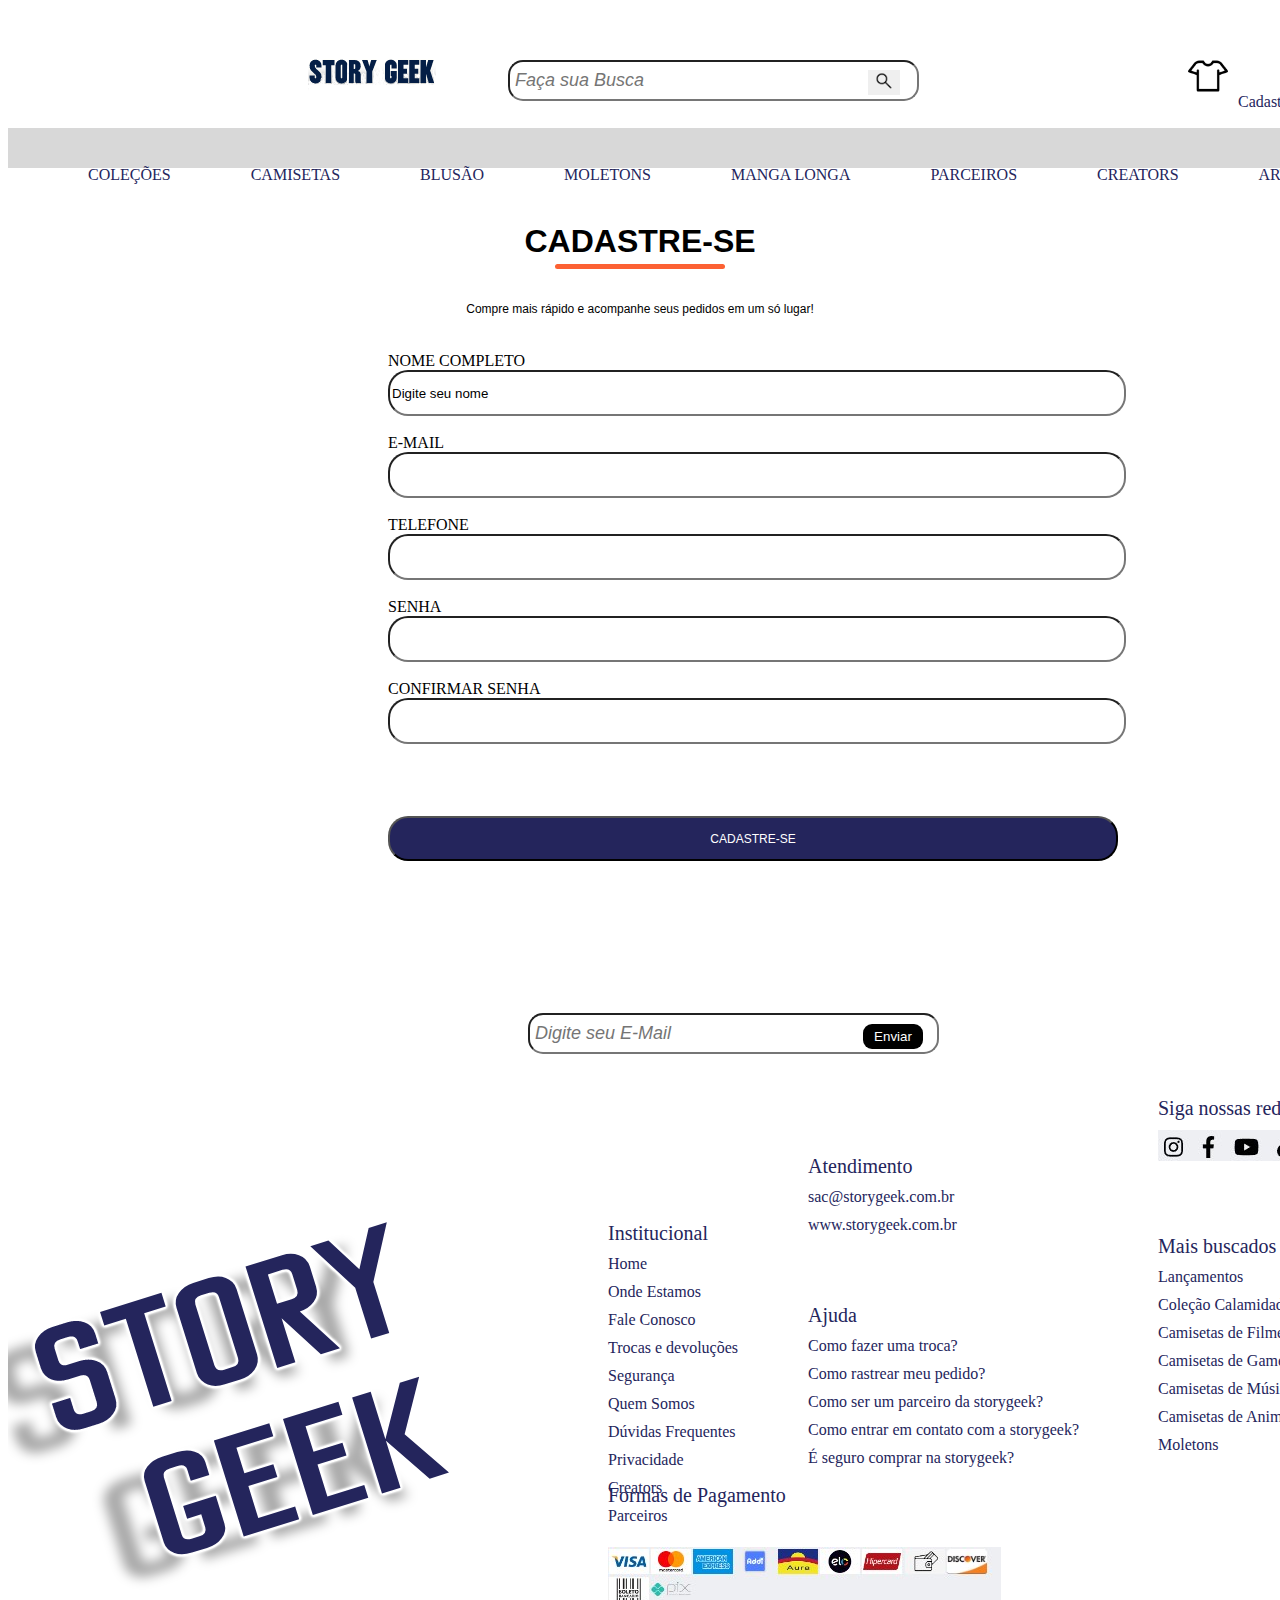
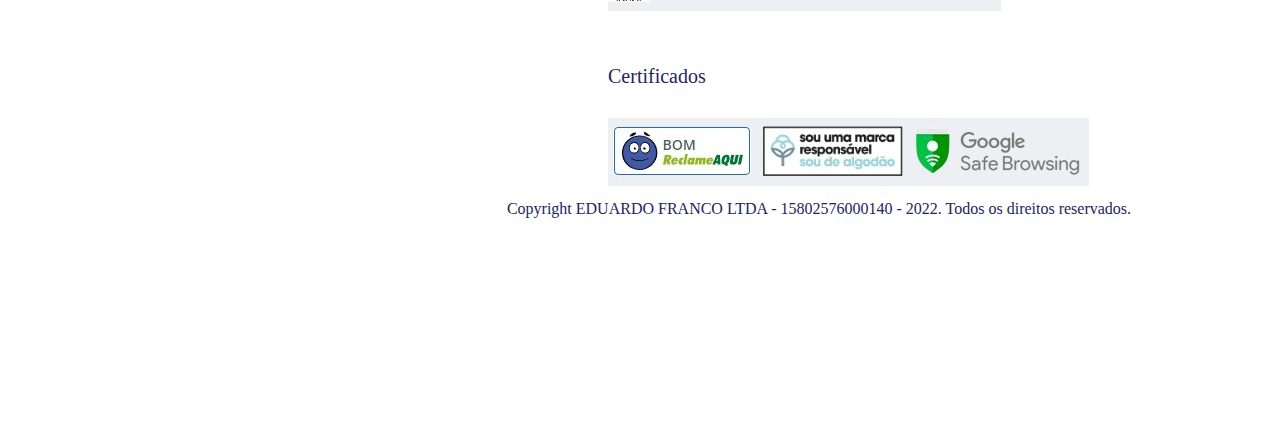
<file: StoryGeek/cadastro_clientes.html>
<!DOCTYPE html>
<html lang="en">
<head>
    <meta charset="UTF-8">
    <meta http-equiv="X-UA-Compatible" content="IE=edge">
    <meta name="viewport" content="width=device-width, initial-scale=1.0">
    <link href="Styles/style.css" rel="stylesheet" type="text/css" />
    <link href="Styles/menu.css" rel="stylesheet" type="text/css" />
    <link href="Styles/submenu.css" rel="stylesheet" type="text/css" />
    <link href="Styles/final.css" rel="stylesheet" type="text/css" />
    <link href="Styles/roupas.css" rel="stylesheet" type="text/css" />
    <link href="Styles/cadastros.css" rel="stylesheet" type="text/css" />
    <link rel="stylesheet" href="https://cdn.jsdelivr.net/npm/bootstrap@4.6.1/dist/css/bootstrap.min.css" integrity="sha384-zCbKRCUGaJDkqS1kPbPd7TveP5iyJE0EjAuZQTgFLD2ylzuqKfdKlfG/eSrtxUkn" crossorigin="anonymous">

    <title>Cadastro</title>
</head>
<body>

<div class="Tudo">

    <div class="menu" id="menujs">

        <div class="logo">
        <a href="index.html"><img src="img/Logo.png" alt=""></a>
        </div>

        <div class = "pesquisa">
            <form action="#" method="post">
                <input type="text" name="search" id="search" placeholder="Faça sua Busca" required>
                <div class="botãoPesquisa">
                <button type="submit" style="margin-top: 2px;"> <img src="img/pesquisar.png" height="20px" width="20px"> </button> 
                </div>
            </form>
        </div>

        <div class="entrar">

            <div class="imgentrar">
              <img src="img/camisa_entrar.png" height="40px" width="40px" alt="">
            </div>
            <div class="textentrar">
            <nav>
              <ul>
                <li>
                  <p>Cadastrar</p>
                  <div class="submenuentrar">
                    <ul>
                      <li>
                        <div class="text2">
                          <p><a href="cadastro_clientes.html">Cadastre-se</a></p>
                        </div>
                      </li>
                        <li>
                          <div class="text2">
                            <p><a href="cadastro_produtos.html">Cadastre-Produto</a></p>
                          </div>
                        </li>
                        <li>
                          <div class="text2">
                              <p><a href="#">Visualizar-Produto</a></p>
                          </div>
                        </li>
                          <li>
                              <div class="text2">
                                  <p><a href="#">Alterar-Produto</a></p>
                              </div>
                          </li>
                              <li>
                                  <div class="text2">
                                      <p><a href="#">Excluir-Produto</a></p>
                                  </div>
                              </li>
                    </ul>
                  </div>
                </li>
              </ul>
            </nav>
              <div class="seta">
                <img src="img/seta.png" height="20px" width="20px">
              </div>
            </div>

        </div>
    </div>

    <div Class="Sub-Menu">
      <div class="nomes">
        <div class="colecoes">
          <ul>
            <li>
              <p><a href="#">COLEÇÕES</a></p>
            </li>
              <li>
                <p><a href="#">CAMISETAS</a></p>
              </li>
                <li>
                  <p><a href="#">BLUSÃO</a></p>
                </li>
                  <li>
                    <p><a href="#">MOLETONS</a></p>
                  </li>
                    <li>
                      <p><a href="#">MANGA LONGA</a></p>
                    </li>
                      <li>
                        <p><a href="#">PARCEIROS</a></p>
                      </li>
                        <li>
                          <p><a href="#">CREATORS</a></p>
                        </li>
                          <li>
                            <p><a href="#">ARTISTAS</a></p>
                          </li>
          </ul>
        </div>
      </div>
    </div>

   
    <div class="tudo">

       <br>
       <div class="desaque">
        <br>
        CADASTRE-SE
        <div class="barra">

        </div> 
      </div>

      <div class="contexto">
        <br>
      </div>
      <div class="texto10">
        Compre mais rápido e acompanhe seus pedidos em um só lugar!
      </div>
      <br>
      <br>
      <div class="nome">
        <div clas="normal">
          <form method="post" action="cadastro_clientes.php">
              NOME COMPLETO </br>
                  <input type="text" name="nome" size="25" value="Digite seu nome" /><br/>
              <br/>
              E-MAIL</br>
              <input type="text" name="email" size="25" /><br/>
              <br/>
              TELEFONE </br>
              <input type="text" name="telefone" size="25" /><br/>
              <br/>
              SENHA </br>
              <input type="text" name="senha" size="25" /><br/>
              <br/>
              CONFIRMAR SENHA </br>
              <input type="text" name="confirmarsenha" size="25" /><br/>
              <br/>
              <br/>
              <br/>
              <br/>
              <input class="cadastar"type="submit" name="enviar" value="CADASTRE-SE" />
              </form>
              <br>
              <br>
        </div>
      </div>

      <div class="contato">
        <div class="textpromo">
          Receba nossas ofertas e promoções exclusivas!
        </div>
        <div class = "pesquisa2">
          <form action="#" method="post">
              <input type="text" name="search" id="search" placeholder="Digite seu E-Mail" required>
              <div class="botãoPesquisa">
                <button style=" border-radius: 12px; border-radius: 9px; background-color: black;color: white; width: 60px; height: 25px; color: white; margin-top: 3px; margin-left: -25px;"> Enviar </button>
              </div>
          </form>
      </div>
      </div>
      
      <div class="final">
        <div class="block">
          <div class="logodiv">
            <img src="img/storygeek.png">
            </div>

            <div class="texto">
              Institucional
            </div>
            <div class="subtext">
              <a href="#">Home</a>
            </div>
            <div class="subtext">
              <a href="#">Onde Estamos</a>
            </div>
            <div class="subtext">
              <a href="#">Fale Conosco</a>
            </div>
            <div class="subtext">
              <a href="#">Trocas e devoluções</a>
            </div>
            <div class="subtext">
              <a href="#">Segurança</a>
            </div>
            <div class="subtext">
              <a href="#">Quem Somos</a>
            </div>
            <div class="subtext">
              <a href="#">Dúvidas Frequentes</a>
            </div>
            <div class="subtext">
              <a href="#">Privacidade</a>
            </div>
            <div class="subtext">
              <a href="#">Creators</a>
            </div>
            <div class="subtext">
              <a href="#">Parceiros</a>
            </div>

            <div class="texto2">
              Atendimento
            </div>
            <div class="subtext2">
              <a href="#">sac@storygeek.com.br</a>
            </div>
            <div class="subtext2">
              <a href="#">www.storygeek.com.br</a>
            </div>


            <div class="texto3">
              Ajuda
            </div>
            <div class="subtext3">
              <a href="#">Como fazer uma troca?</a>
            </div>
            <div class="subtext3">
              <a href="#">Como rastrear meu pedido?</a>
            </div>
            <div class="subtext3">
              <a href="#">Como ser um parceiro da storygeek?</a>
            </div>
            <div class="subtext3">
              <a href="#">Como entrar em contato com a storygeek?</a>
            </div>
            <div class="subtext3">
              <a href="#">É seguro comprar na storygeek?</a>
            </div>

            <div class="texto4">
              Siga nossas redes
            </div>
            <div class="subtext4">
              <a href="#"><img src="img/icons.jpg"></a>
            </div>

            <div class="texto5">
              Mais buscados
            </div>
            <div class="subtext5">
              <a href="#">Lançamentos</a>
            </div>
            <div class="subtext5">
              <a href="#">Coleção Calamidade</a>
            </div>
            <div class="subtext5">
              <a href="#">Camisetas de Filmes e Séries</a>
            </div>
            <div class="subtext5">
              <a href="#">Camisetas de Games</a>
            </div>
            <div class="subtext5">
              <a href="#">Camisetas de Música</a>
            </div>
            <div class="subtext5">
              <a href="#">Camisetas de Anime</a>
            </div>
             <div class="subtext5">
              <a href="#">Moletons</a>
            </div>


            <div class="texto6">
              Formas de Pagamento
            </div>
            <div class="subtext6">
              <a href="#"><img src="img/iconscompra.jpg"></a>
            </div>

            <div class="texto7">
              Certificados
            </div>
            <div class="subtext7">
              <a href="#"><img src="img/iconscerti.jpg"></a>
            </div>
            <center>
              <div class="subtext8">
                Copyright EDUARDO FRANCO LTDA - 15802576000140 - 2022. Todos os direitos reservados.
              </div>
            </center>
            
        </div>
      </div>

    </div>
    </div>
  </div>


  <script src="https://cdn.jsdelivr.net/npm/jquery@3.5.1/dist/jquery.slim.min.js" integrity="sha384-DfXdz2htPH0lsSSs5nCTpuj/zy4C+OGpamoFVy38MVBnE+IbbVYUew+OrCXaRkfj" crossorigin="anonymous"></script>
  <script src="https://cdn.jsdelivr.net/npm/bootstrap@4.6.1/dist/js/bootstrap.bundle.min.js" integrity="sha384-fQybjgWLrvvRgtW6bFlB7jaZrFsaBXjsOMm/tB9LTS58ONXgqbR9W8oWht/amnpF" crossorigin="anonymous"></script>
  <script src="script.js"></script>
  <script src="cortamanho.js"></script>

</div>
</file>
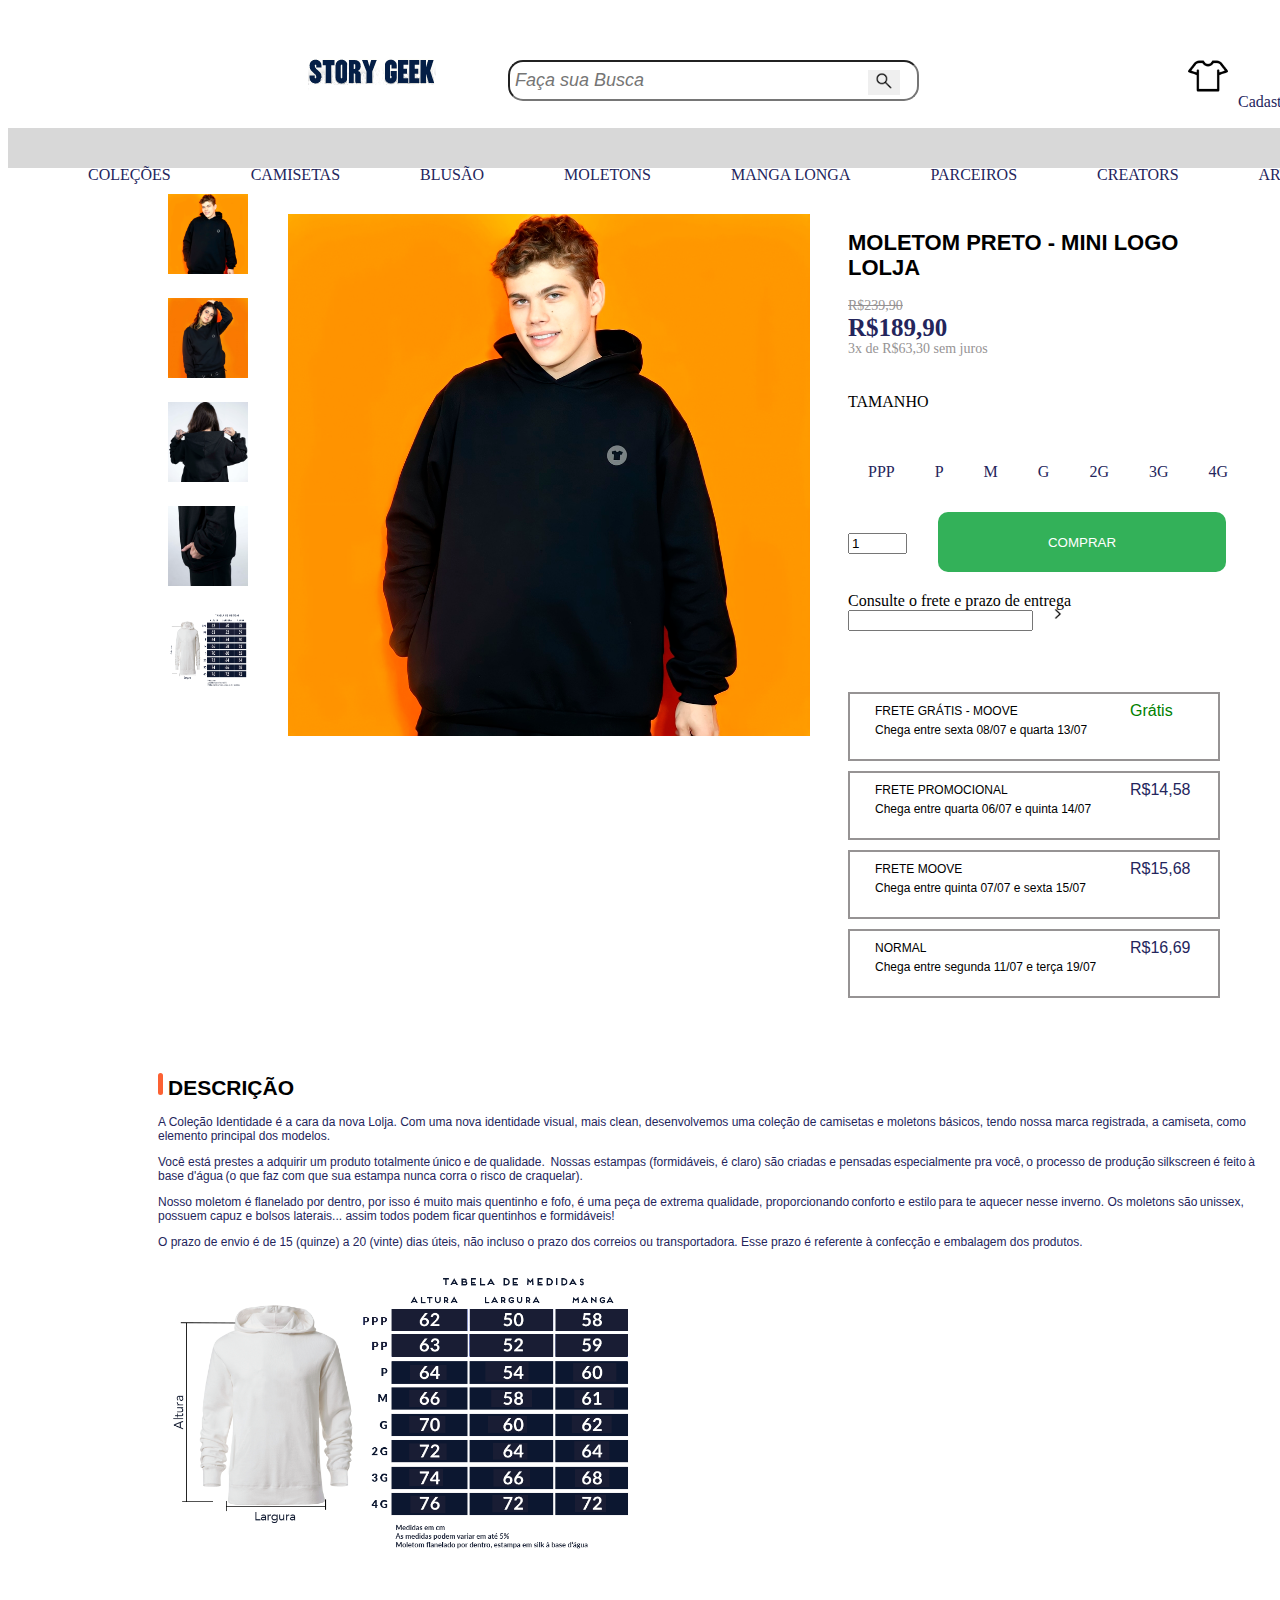
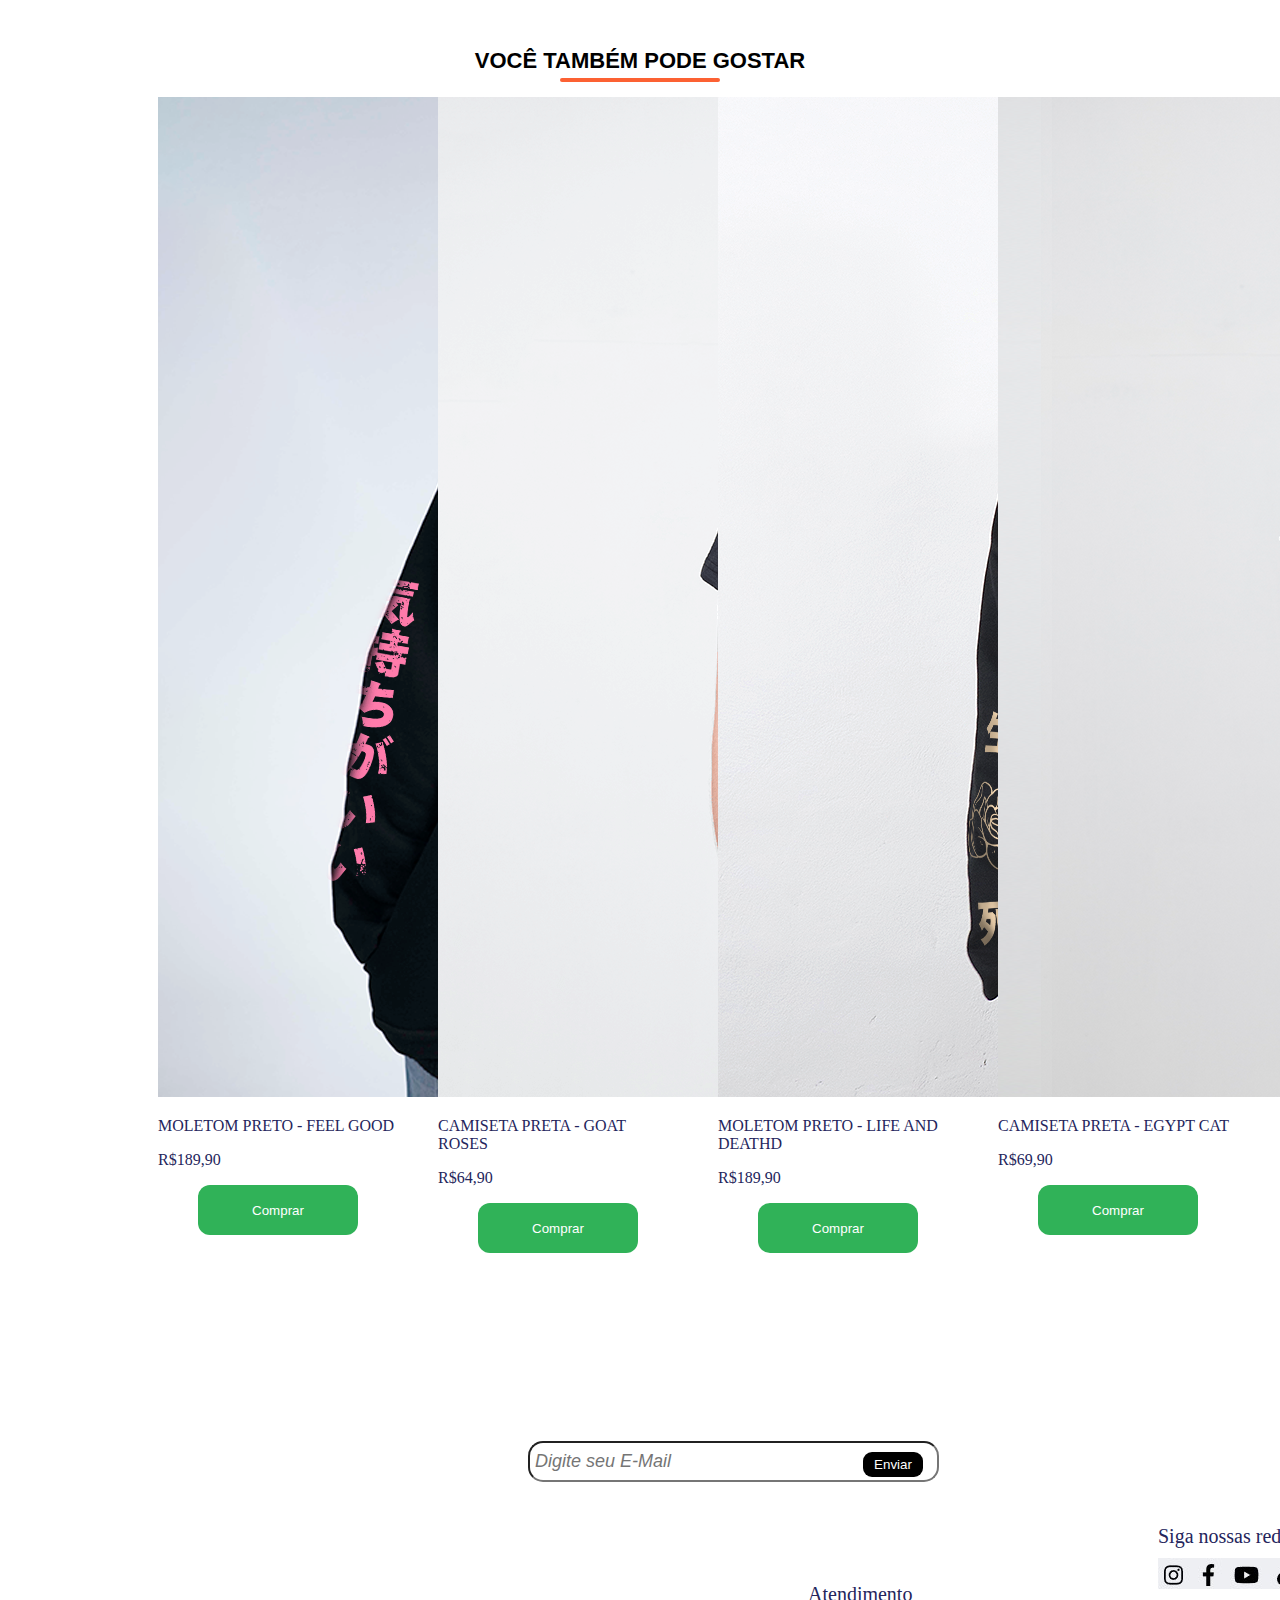
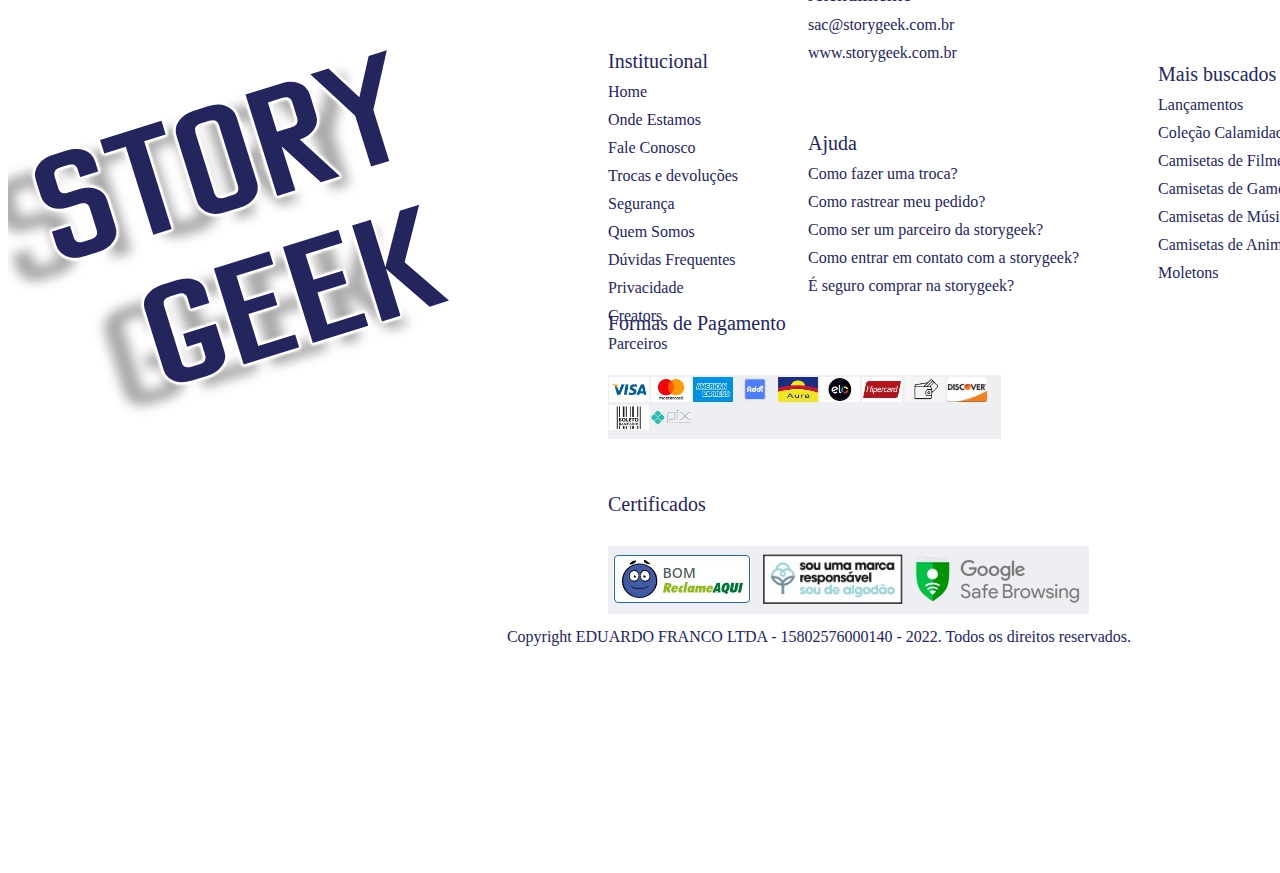
<file: StoryGeek/modelo1.html>
<!DOCTYPE html>
<html lang="en">
<head>
    <meta charset="UTF-8">
    <meta http-equiv="X-UA-Compatible" content="IE=edge">
    <meta name="viewport" content="width=device-width, initial-scale=1.0">
    <link href="Styles/style.css" rel="stylesheet" type="text/css" />
    <link href="Styles/menu.css" rel="stylesheet" type="text/css" />
    <link href="Styles/submenu.css" rel="stylesheet" type="text/css" />
    <link href="Styles/final.css" rel="stylesheet" type="text/css" />
    <link href="Styles/roupas.css" rel="stylesheet" type="text/css" />
    <link rel="stylesheet" href="https://cdn.jsdelivr.net/npm/bootstrap@4.6.1/dist/css/bootstrap.min.css" integrity="sha384-zCbKRCUGaJDkqS1kPbPd7TveP5iyJE0EjAuZQTgFLD2ylzuqKfdKlfG/eSrtxUkn" crossorigin="anonymous">

    <title>StoryGeek</title>
</head>
<body>

<div class="Tudo">

    <div class="menu" id="menujs">

        <div class="logo">
        <a href="index.html"><img src="img/Logo.png" alt=""></a>
        </div>

        <div class = "pesquisa">
            <form action="#" method="post">
                <input type="text" name="search" id="search" placeholder="Faça sua Busca" required>
                <div class="botãoPesquisa">
                <button type="submit" style="margin-top: 2px;"> <img src="img/pesquisar.png" height="20px" width="20px"> </button> 
                </div>
            </form>
        </div>

        <div class="entrar">

            <div class="imgentrar">
              <img src="img/camisa_entrar.png" height="40px" width="40px" alt="">
            </div>
            <div class="textentrar">
            <nav>
              <ul>
                <li>
                  <p>Cadastrar</p>
                  <div class="submenuentrar">
                    <ul>
                      <li>
                        <div class="text2">
                          <p><a href="cadastro_clientes.html">Cadastre-se</a></p>
                        </div>
                      </li>
                        <li>
                          <div class="text2">
                            <p><a href="cadastro_produtos.html">Cadastre-Produto</a></p>
                          </div>
                        </li>
                          <li>
                            <div class="text2">
                                <p><a href="#">Visualizar-Produto</a></p>
                            </div>
                          </li>
                            <li>
                                <div class="text2">
                                    <p><a href="#">Alterar-Produto</a></p>
                                </div>
                            </li>
                              <li>
                                  <div class="text2">
                                      <p><a href="#">Excluir-Produto</a></p>
                                  </div>
                              </li>
                    </ul>
                  </div>
                </li>
              </ul>
            </nav>
              <div class="seta">
                <img src="img/seta.png" height="20px" width="20px">
              </div>
            </div>

        </div>
    </div>

    <div Class="Sub-Menu">
      <div class="nomes">
        <div class="colecoes">
          <ul>
            <li>
              <p><a href="#">COLEÇÕES</a></p>
            </li>
              <li>
                <p><a href="#">CAMISETAS</a></p>
              </li>
                <li>
                  <p><a href="#">BLUSÃO</a></p>
                </li>
                  <li>
                    <p><a href="#">MOLETONS</a></p>
                  </li>
                    <li>
                      <p><a href="#">MANGA LONGA</a></p>
                    </li>
                      <li>
                        <p><a href="#">PARCEIROS</a></p>
                      </li>
                        <li>
                          <p><a href="#">CREATORS</a></p>
                        </li>
                          <li>
                            <p><a href="#">ARTISTAS</a></p>
                          </li>
          </ul>
        </div>
      </div>
    </div>

<div class="tudo2">

    

  <div class="flex">  
    <nav>
        <ul>
          <li>
            <img src="img/roupas/imgrp1.jpg" height="80px" width="80px" onclick="img1();">
          </li>
            <li>
              <img src="img/roupas/imgrp2.jpg" height="80px" width="80px" onclick="img2();">
            </li>
              <li>
                <img src="img/ropas2/imgp1.png" height="80px" width="80px" onclick="img3();">
              </li>
                <li>
                  <img src="img/ropas2/imgp2.png" height="80px" width="80px" onclick="img4();">
                </li>
                  <li>
                    <img src="img/ropas2/imgp3.png" height="80px" width="80px" onclick="img5();">
                  </li>
        </ul>
    </nav>
  </div>

  <div class="textoscompra">

    <div class="imgprincipal">
      <img id="imgprincipal" src="img/roupas/imgrp1.jpg" width="522px" height="522px" >
    </div>

    <div class="texttitulo">
      MOLETOM PRETO - MINI LOGO</br> LOLJA
    </div>
    <br>

    <div class="valordesconto">
      <s>R$239,90</s>
    </div>

    <div class="valorpreco">
      R$189,90
    </div>

    <div class="valorparcelas">
      3x de R$63,30 sem juros
    </div>
    <br>
    <br>
    <div class="leraTamanho">
      TAMANHO
    </div>

    <div class="tamanho">
    <nav>
      <ul>
        <li>
          <div class="tamanho1" id="test">
            <p id="tamanho" onclick="clicar()"> PPP </p>
          </div>
        </li>
          <li>
            <div class="tamanho1" id="test2">
              <p id="tamanho" onclick="clicar2()"> P </p>
            </div>
          </li>
            <li>
              <div class="tamanho1" id="test3">
                <p id="tamanho" onclick="clicar3()"> M </p>
              </div>
            </li>
              <li>
                <div class="tamanho1" id="test4">
                  <p id="tamanho" onclick="clicar4()"> G </p>
                </div>
              </li>
                <li>
                  <div class="tamanho1" id="test5">
                    <p id="tamanho" onclick="clicar5()"> 2G </p>
                  </div>
                </li>
                  <li>
                    <div class="tamanho1" id="test6">
                      <p id="tamanho" onclick="clicar6()"> 3G </p>
                    </div>
                  </li>
                    <li>
                      <div class="tamanho1" id="test7">
                        <p id="tamanho" onclick="clicar7()"> 4G </p>
                      </div>
                    </li>
      </ul>
    </div>
    </nav>

    <div class="addvalor">
      <input type="number" value="1" style="width: 51px;">
    </div>
    <div class="butaocomprar">
      <button>COMPRAR</button>
    </div>
    <div class="cep">
      Consulte o frete e prazo de entrega
    </div>
    <div class="cepcaixa">
      <input name="CEP" id="CEP" required pattern="\d{5}-\d{3}" width="60px"/>
    </div>
    <div class="seta2">
      <a href="#"><img src="img/setalado.png" height="20px" width="20px"></a>
    </div>
    <br>
    <br>
    <br>
    <div calss="ofret">
      <div class="fret">
        <div class="textfret">
          FRETE GRÁTIS - MOOVE
        </div>
        <div class="textfret2">
          Chega entre sexta 08/07 e quarta 13/07
        </div>
        <div class="valorfret">
          Grátis
        </div>
  
      </div>
      <div class="fret">
          <div class="textfret">
            FRETE PROMOCIONAL
          </div>
          <div class="textfret2">
            Chega entre quarta 06/07 e quinta 14/07
          </div>
          <div class="valorfret2">
            R$14,58
          </div>
      </div>
      <div class="fret">
        <div class="textfret">
          FRETE MOOVE
        </div>
        <div class="textfret2">
          Chega entre quinta 07/07 e sexta 15/07
        </div>
        <div class="valorfret2">
          R$15,68
        </div>
  
      </div>
      <div class="fret">
        <div class="textfret">
          NORMAL
        </div>
        <div class="textfret2">
          Chega entre segunda 11/07 e terça 19/07
        </div>
        <div class="valorfret2">
          R$16,69
        </div>
      </div>
    </div>
    <br>
    <br>
    <br>
    <div class="lancamentos">
      <br>
      DESCRIÇÃO
      <div class="barralan">

      </div> 
    </div>

    <div class="descricao">
      <p>A Coleção Identidade é a cara da nova Lolja. Com uma nova identidade visual, mais clean, desenvolvemos uma coleção de camisetas e moletons básicos,
      tendo nossa marca registrada, a camiseta, como elemento principal dos modelos.</p>

      <p>Você está prestes a adquirir um produto totalmente único e de qualidade.  Nossas estampas (formidáveis, é claro) são criadas e pensadas especialmente
      pra você, o processo de produção silkscreen é feito à base d'água (o que faz com que sua estampa nunca corra o risco de craquelar).</p>
      
      <p>Nosso moletom é flanelado por dentro, por isso é muito mais quentinho e fofo, é uma peça de extrema qualidade, proporcionando conforto e
      estilo para te aquecer nesse inverno. Os moletons são unissex, possuem capuz e bolsos laterais...
      assim todos podem ficar quentinhos e formidáveis!</p>

      <p>O prazo de envio é de 15 (quinze) a 20 (vinte) dias úteis, não incluso o prazo dos correios ou transportadora.
      Esse prazo é referente à confecção e embalagem dos produtos.</p>
    </div>
    <div class="fotomedidas">
      <img src="img/ropas2/imgp3.png" width="480px" height="303px">
    </div>
    <br>
    <br>
    <br>
    <div class="desaque2">
      <br>
      VOCÊ TAMBÉM PODE GOSTAR
      <div class="barra2">
      </div> 
    </div>

    <div class="ofertas">
      <div class="contexto4">
        <div class="card" style="width: 15rem;" >
          <img id= "imagem7" src="img/roupas/imgrp13.png" class="card-img-top" alt="..." onmouseenter="entrar7()" onmouseout="sair7()">
          <div class="card-body">
            <p class="card-text">MOLETOM PRETO - FEEL GOOD</p>
            <p>R$189,90</p>
            <center>
              <div class="botão_comprar">
                <button style=" border-radius: 12px; border-radius: 12px; background-color: #30b258; width: 160px; height: 50px; color: white;"> Comprar </button>
              </div>
            </center>
          </div>
        </div>

        <div class="card" style="width: 15rem;" >
          <img id= "imagem8" src="img/roupas/imgrp16.png" class="card-img-top" alt="..." onmouseenter="entrar8()" onmouseout="sair8()">
          <div class="card-body">
            <p class="card-text">CAMISETA PRETA - GOAT ROSES</p>
            <p>R$64,90</p>
            <center>
              <div class="botão_comprar">
                <button style=" border-radius: 12px; border-radius: 12px; background-color: #30b258; width: 160px; height: 50px; color: white;"> Comprar </button>
              </div>
            </center>
          </div>
        </div>

        <div class="card" style="width: 15rem;" >
          <img id= "imagem9" src="img/roupas/imgrp18.png" class="card-img-top" alt="..." onmouseenter="entrar9()" onmouseout="sair9()">
          <div class="card-body">
            <p class="card-text">MOLETOM PRETO - LIFE AND DEATHD</p>
            <p>R$189,90</p>
            <center>
              <div class="botão_comprar">
                <button style=" border-radius: 12px; border-radius: 12px; background-color: #30b258; width: 160px; height: 50px; color: white;"> Comprar </button>
              </div>
            </center>
          </div>
        </div>

        <div class="card" style="width: 15rem;" >
          <img id= "imagem10" src="img/roupas/imgrp19.png" class="card-img-top" alt="..." onmouseenter="entrar10()" onmouseout="sair10()">
          <div class="card-body">
            <p class="card-text">CAMISETA PRETA - EGYPT CAT</p>
            <p>R$69,90</p>
            <center>
              <div class="botão_comprar">
                <button style=" border-radius: 12px; border-radius: 12px; background-color: #30b258; width: 160px; height: 50px; color: white;"> Comprar </button>
              </div>
            </center>
          </div>
        </div>
          
      </div>

      <br>
      <br>
      <br>
      <br>
      <div class="contato">
        <div class="textpromo">
          Receba nossas ofertas e promoções exclusivas!
        </div>
        <div class = "pesquisa2">
          <form action="#" method="post">
              <input type="text" name="search" id="search" placeholder="Digite seu E-Mail" required>
              <div class="botãoPesquisa">
                <button style=" border-radius: 12px; border-radius: 9px; background-color: black;color: white; width: 60px; height: 25px; color: white; margin-top: 3px; margin-left: -25px;"> Enviar </button>
              </div>
          </form>
      </div>
      </div>
      
      <div class="final">
        <div class="block">
          <div class="logodiv">
            <img src="img/storygeek.png">
            </div>

            <div class="texto">
              Institucional
            </div>
            <div class="subtext">
              <a href="#">Home</a>
            </div>
            <div class="subtext">
              <a href="#">Onde Estamos</a>
            </div>
            <div class="subtext">
              <a href="#">Fale Conosco</a>
            </div>
            <div class="subtext">
              <a href="#">Trocas e devoluções</a>
            </div>
            <div class="subtext">
              <a href="#">Segurança</a>
            </div>
            <div class="subtext">
              <a href="#">Quem Somos</a>
            </div>
            <div class="subtext">
              <a href="#">Dúvidas Frequentes</a>
            </div>
            <div class="subtext">
              <a href="#">Privacidade</a>
            </div>
            <div class="subtext">
              <a href="#">Creators</a>
            </div>
            <div class="subtext">
              <a href="#">Parceiros</a>
            </div>

            <div class="texto2">
              Atendimento
            </div>
            <div class="subtext2">
              <a href="#">sac@storygeek.com.br</a>
            </div>
            <div class="subtext2">
              <a href="#">www.storygeek.com.br</a>
            </div>


            <div class="texto3">
              Ajuda
            </div>
            <div class="subtext3">
              <a href="#">Como fazer uma troca?</a>
            </div>
            <div class="subtext3">
              <a href="#">Como rastrear meu pedido?</a>
            </div>
            <div class="subtext3">
              <a href="#">Como ser um parceiro da storygeek?</a>
            </div>
            <div class="subtext3">
              <a href="#">Como entrar em contato com a storygeek?</a>
            </div>
            <div class="subtext3">
              <a href="#">É seguro comprar na storygeek?</a>
            </div>

            <div class="texto4">
              Siga nossas redes
            </div>
            <div class="subtext4">
              <a href="#"><img src="img/icons.jpg"></a>
            </div>

            <div class="texto5">
              Mais buscados
            </div>
            <div class="subtext5">
              <a href="#">Lançamentos</a>
            </div>
            <div class="subtext5">
              <a href="#">Coleção Calamidade</a>
            </div>
            <div class="subtext5">
              <a href="#">Camisetas de Filmes e Séries</a>
            </div>
            <div class="subtext5">
              <a href="#">Camisetas de Games</a>
            </div>
            <div class="subtext5">
              <a href="#">Camisetas de Música</a>
            </div>
            <div class="subtext5">
              <a href="#">Camisetas de Anime</a>
            </div>
             <div class="subtext5">
              <a href="#">Moletons</a>
            </div>


            <div class="texto6">
              Formas de Pagamento
            </div>
            <div class="subtext6">
              <a href="#"><img src="img/iconscompra.jpg"></a>
            </div>

            <div class="texto7">
              Certificados
            </div>
            <div class="subtext7">
              <a href="#"><img src="img/iconscerti.jpg"></a>
            </div>
            <center>
              <div class="subtext8">
                Copyright EDUARDO FRANCO LTDA - 15802576000140 - 2022. Todos os direitos reservados.
              </div>
            </center>
            
        </div>
      </div>

    </div>
    </div>

  </div>


  <script src="https://cdn.jsdelivr.net/npm/jquery@3.5.1/dist/jquery.slim.min.js" integrity="sha384-DfXdz2htPH0lsSSs5nCTpuj/zy4C+OGpamoFVy38MVBnE+IbbVYUew+OrCXaRkfj" crossorigin="anonymous"></script>
  <script src="https://cdn.jsdelivr.net/npm/bootstrap@4.6.1/dist/js/bootstrap.bundle.min.js" integrity="sha384-fQybjgWLrvvRgtW6bFlB7jaZrFsaBXjsOMm/tB9LTS58ONXgqbR9W8oWht/amnpF" crossorigin="anonymous"></script>
  <script src="script.js"></script>
  <script src="cortamanho.js"></script>




</div>
</file>
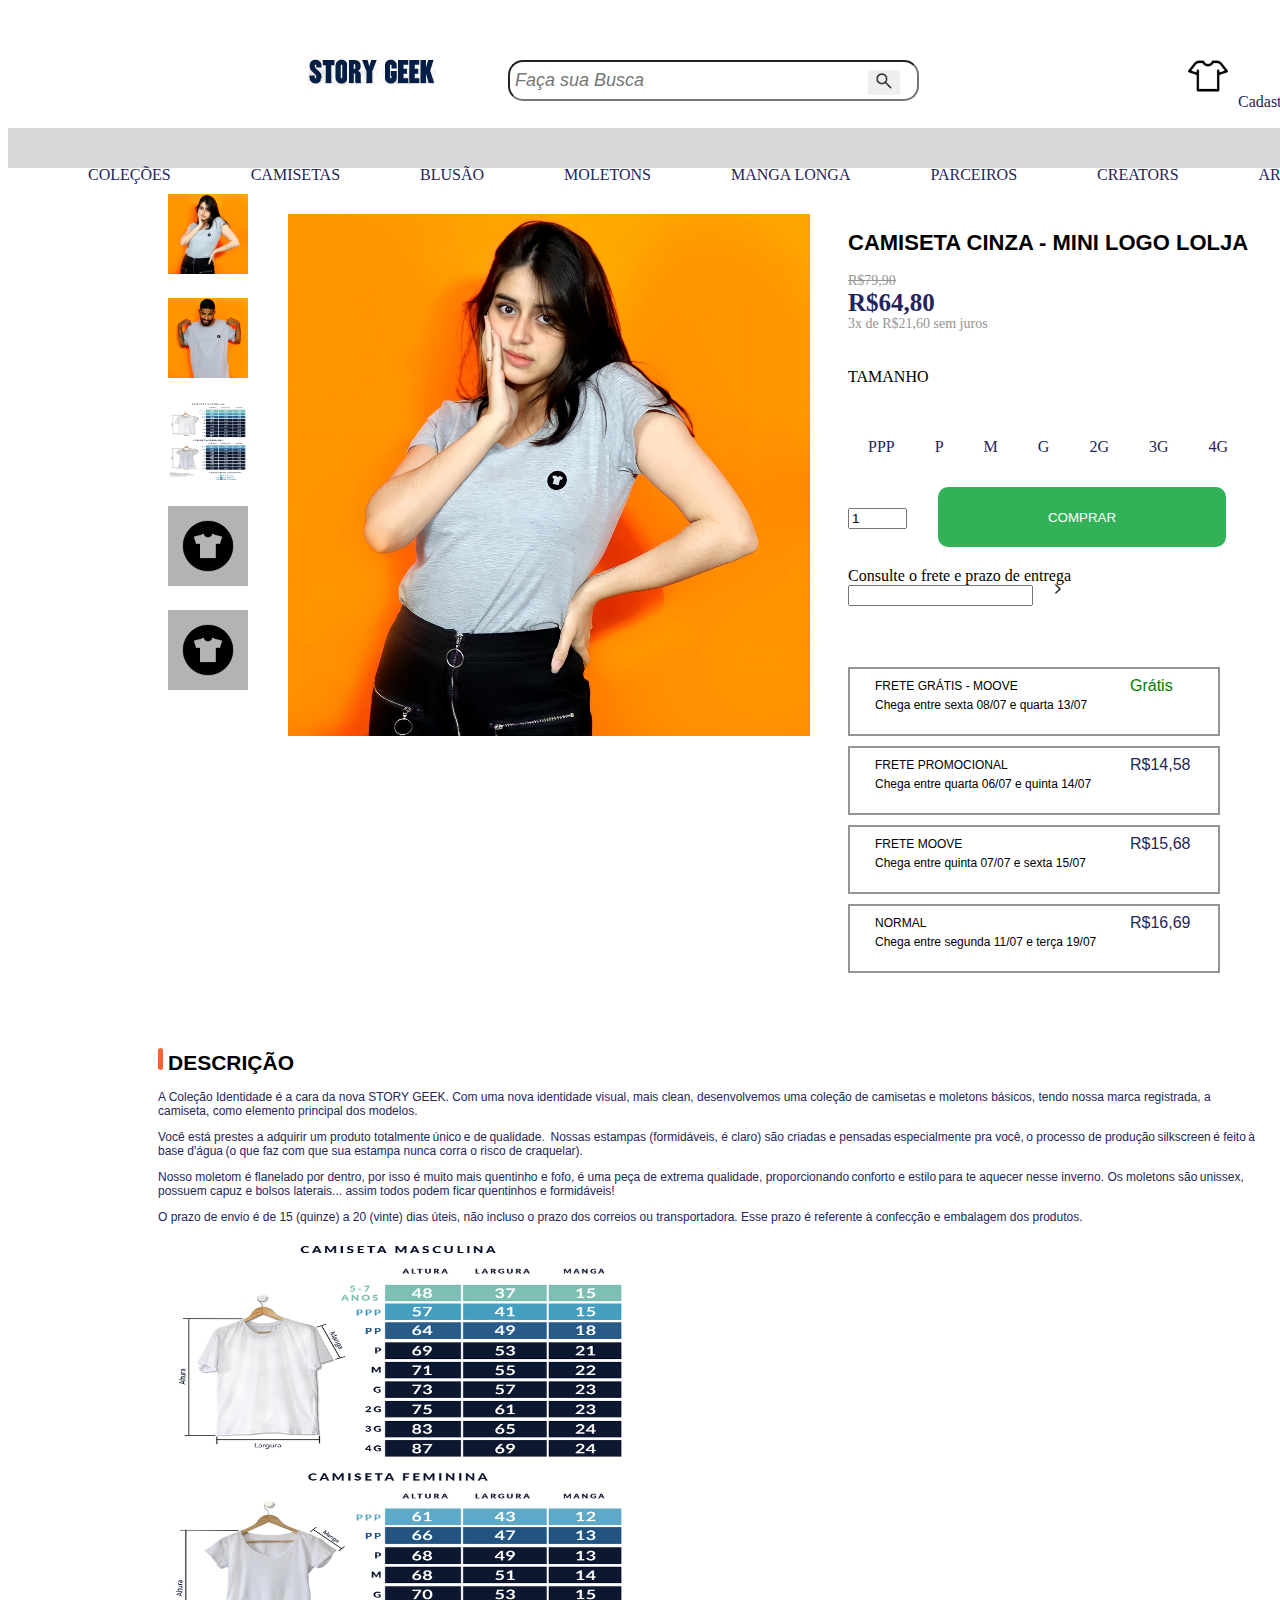
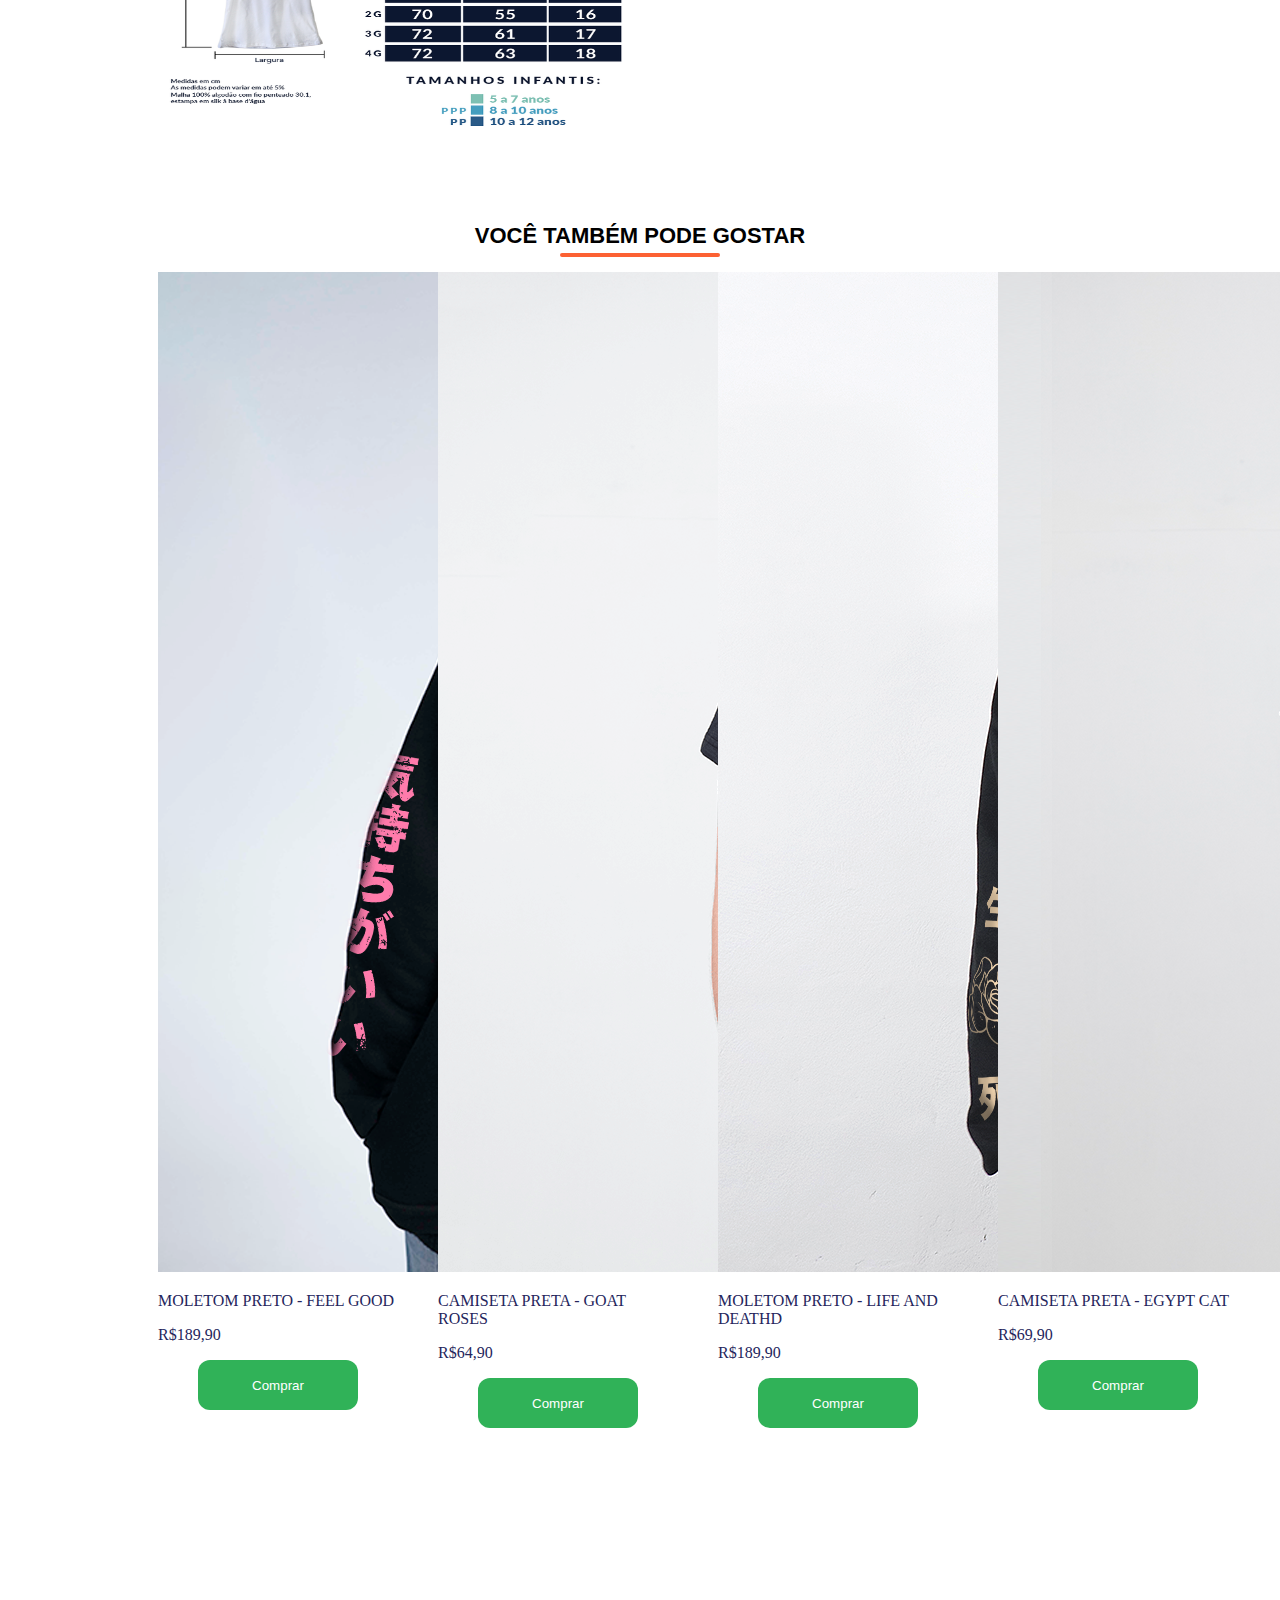
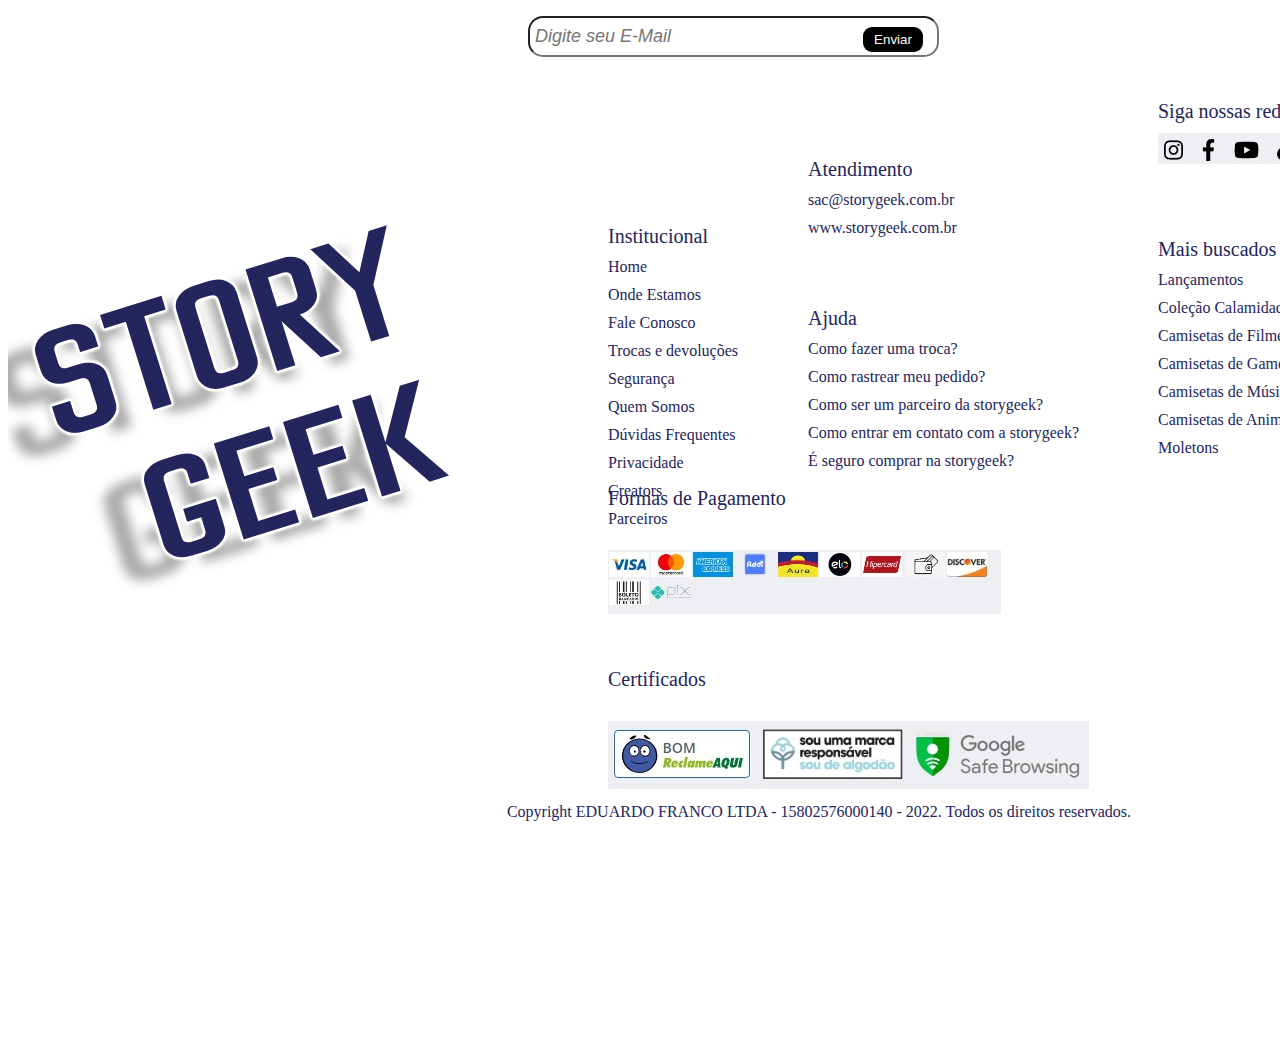
<file: StoryGeek/modelo2.html>
<!DOCTYPE html>
<html lang="en">
<head>
    <meta charset="UTF-8">
    <meta http-equiv="X-UA-Compatible" content="IE=edge">
    <meta name="viewport" content="width=device-width, initial-scale=1.0">
    <link href="Styles/style.css" rel="stylesheet" type="text/css" />
    <link href="Styles/menu.css" rel="stylesheet" type="text/css" />
    <link href="Styles/submenu.css" rel="stylesheet" type="text/css" />
    <link href="Styles/final.css" rel="stylesheet" type="text/css" />
    <link href="Styles/roupas.css" rel="stylesheet" type="text/css" />
    <link rel="stylesheet" href="https://cdn.jsdelivr.net/npm/bootstrap@4.6.1/dist/css/bootstrap.min.css" integrity="sha384-zCbKRCUGaJDkqS1kPbPd7TveP5iyJE0EjAuZQTgFLD2ylzuqKfdKlfG/eSrtxUkn" crossorigin="anonymous">

    <title>StoryGeek</title>
</head>
<body>

<div class="Tudo">

    <div class="menu" id="menujs">

        <div class="logo">
        <a href="index.html"><img src="img/Logo.png" alt=""></a>
        </div>

        <div class = "pesquisa">
            <form action="#" method="post">
                <input type="text" name="search" id="search" placeholder="Faça sua Busca" required>
                <div class="botãoPesquisa">
                <button type="submit" style="margin-top: 2px;"> <img src="img/pesquisar.png" height="20px" width="20px"> </button> 
                </div>
            </form>
        </div>

        <div class="entrar">

            <div class="imgentrar">
              <img src="img/camisa_entrar.png" height="40px" width="40px" alt="">
            </div>
            <div class="textentrar">
            <nav>
              <ul>
                <li>
                  <p>Cadastrar</p>
                  <div class="submenuentrar">
                    <ul>
                      <li>
                        <div class="text2">
                          <p><a href="cadastro_clientes.html">Cadastre-se</a></p>
                        </div>
                      </li>
                        <li>
                          <div class="text2">
                            <p><a href="cadastro_produtos.html">Cadastre-Produto</a></p>
                          </div>
                        </li>
                          <li>
                            <div class="text2">
                                <p><a href="#">Visualizar-Produto</a></p>
                            </div>
                          </li>
                            <li>
                                <div class="text2">
                                    <p><a href="#">Alterar-Produto</a></p>
                                </div>
                            </li>
                              <li>
                                  <div class="text2">
                                      <p><a href="#">Excluir-Produto</a></p>
                                  </div>
                              </li>
                    </ul>
                  </div>
                </li>
              </ul>
            </nav>
              <div class="seta">
                <img src="img/seta.png" height="20px" width="20px">
              </div>
            </div>

        </div>
    </div>

    <div Class="Sub-Menu">
      <div class="nomes">
        <div class="colecoes">
          <ul>
            <li>
              <p><a href="#">COLEÇÕES</a></p>
            </li>
              <li>
                <p><a href="#">CAMISETAS</a></p>
              </li>
                <li>
                  <p><a href="#">BLUSÃO</a></p>
                </li>
                  <li>
                    <p><a href="#">MOLETONS</a></p>
                  </li>
                    <li>
                      <p><a href="#">MANGA LONGA</a></p>
                    </li>
                      <li>
                        <p><a href="#">PARCEIROS</a></p>
                      </li>
                        <li>
                          <p><a href="#">CREATORS</a></p>
                        </li>
                          <li>
                            <p><a href="#">ARTISTAS</a></p>
                          </li>
          </ul>
        </div>
      </div>
    </div>

<div class="tudo2">

  <div class="flex">  
    <nav>
        <ul>
          <li>
            <img src="img/roupas/imgrp3.jpg" height="80px" width="80px" onclick="img6();">
          </li>
            <li>
              <img src="img/roupas/imgrp4.jpg" height="80px" width="80px" onclick="img7();">
            </li>
              <li>
                <img src="img/ropas2/imgp4.png" height="80px" width="80px" onclick="img8();">
              </li>
              <li>
                <img src="img/ropas2/semimagem.png" height="80px" width="80px" >
              </li>
                <li>
                  <img src="img/ropas2/semimagem.png" height="80px" width="80px" >
                </li>

        </ul>
    </nav>
  </div>

  <div class="textoscompra">

    <div class="imgprincipal">
      <img id="imgprincipal" src="img/roupas/imgrp3.jpg" width="522px" height="522px" >
    </div>

    <div class="texttitulo">
        CAMISETA CINZA - MINI LOGO LOLJA</br> 
    </div>
    <br>

    <div class="valordesconto">
      <s>R$79,90</s>
    </div>

    <div class="valorpreco">
    R$64,80
    </div>

    <div class="valorparcelas">
        3x de R$21,60 sem juros
    </div>
    <br>
    <br>
    <div class="leraTamanho">
      TAMANHO
    </div>

    <div class="tamanho">
    <nav>
      <ul>
        <li>
          <div class="tamanho1" id="test">
            <p id="tamanho" onclick="clicar()"> PPP </p>
          </div>
        </li>
          <li>
            <div class="tamanho1" id="test2">
              <p id="tamanho" onclick="clicar2()"> P </p>
            </div>
          </li>
            <li>
              <div class="tamanho1" id="test3">
                <p id="tamanho" onclick="clicar3()"> M </p>
              </div>
            </li>
              <li>
                <div class="tamanho1" id="test4">
                  <p id="tamanho" onclick="clicar4()"> G </p>
                </div>
              </li>
                <li>
                  <div class="tamanho1" id="test5">
                    <p id="tamanho" onclick="clicar5()"> 2G </p>
                  </div>
                </li>
                  <li>
                    <div class="tamanho1" id="test6">
                      <p id="tamanho" onclick="clicar6()"> 3G </p>
                    </div>
                  </li>
                    <li>
                      <div class="tamanho1" id="test7">
                        <p id="tamanho" onclick="clicar7()"> 4G </p>
                      </div>
                    </li>
      </ul>
    </div>
    </nav>

    <div class="addvalor">
      <input type="number" value="1" style="width: 51px;">
    </div>
    <div class="butaocomprar">
      <button>COMPRAR</button>
    </div>
    <div class="cep">
      Consulte o frete e prazo de entrega
    </div>
    <div class="cepcaixa">
      <input name="CEP" id="CEP" required pattern="\d{5}-\d{3}" width="60px"/>
    </div>
    <div class="seta2">
      <a href="#"><img src="img/setalado.png" height="20px" width="20px"></a>
    </div>
    <br>
    <br>
    <br>
    <div calss="ofret">
      <div class="fret">
        <div class="textfret">
          FRETE GRÁTIS - MOOVE
        </div>
        <div class="textfret2">
          Chega entre sexta 08/07 e quarta 13/07
        </div>
        <div class="valorfret">
          Grátis
        </div>
  
      </div>
      <div class="fret">
          <div class="textfret">
            FRETE PROMOCIONAL
          </div>
          <div class="textfret2">
            Chega entre quarta 06/07 e quinta 14/07
          </div>
          <div class="valorfret2">
            R$14,58
          </div>
      </div>
      <div class="fret">
        <div class="textfret">
          FRETE MOOVE
        </div>
        <div class="textfret2">
          Chega entre quinta 07/07 e sexta 15/07
        </div>
        <div class="valorfret2">
          R$15,68
        </div>
  
      </div>
      <div class="fret">
        <div class="textfret">
          NORMAL
        </div>
        <div class="textfret2">
          Chega entre segunda 11/07 e terça 19/07
        </div>
        <div class="valorfret2">
          R$16,69
        </div>
      </div>
    </div>
    <br>
    <br>
    <br>
    <div class="lancamentos">
      <br>
      DESCRIÇÃO
      <div class="barralan">

      </div> 
    </div>

    <div class="descricao">
      <p>A Coleção Identidade é a cara da nova STORY GEEK. Com uma nova identidade visual, mais clean, desenvolvemos uma coleção de camisetas e moletons básicos,
      tendo nossa marca registrada, a camiseta, como elemento principal dos modelos.</p>

      <p>Você está prestes a adquirir um produto totalmente único e de qualidade.  Nossas estampas (formidáveis, é claro) são criadas e pensadas especialmente
      pra você, o processo de produção silkscreen é feito à base d'água (o que faz com que sua estampa nunca corra o risco de craquelar).</p>
      
      <p>Nosso moletom é flanelado por dentro, por isso é muito mais quentinho e fofo, é uma peça de extrema qualidade, proporcionando conforto e
      estilo para te aquecer nesse inverno. Os moletons são unissex, possuem capuz e bolsos laterais...
      assim todos podem ficar quentinhos e formidáveis!</p>

      <p>O prazo de envio é de 15 (quinze) a 20 (vinte) dias úteis, não incluso o prazo dos correios ou transportadora.
      Esse prazo é referente à confecção e embalagem dos produtos.</p>
    </div>
    <div class="fotomedidas">
      <img src="img/ropas2/imgp4.png" width="480px" height="503px">
    </div>
    <br>
    <br>
    <br>
    <div class="desaque2">
      <br>
      VOCÊ TAMBÉM PODE GOSTAR
      <div class="barra2">
      </div> 
    </div>

    <div class="ofertas">
      <div class="contexto4">
        <div class="card" style="width: 15rem;" >
          <img id= "imagem7" src="img/roupas/imgrp13.png" class="card-img-top" alt="..." onmouseenter="entrar7()" onmouseout="sair7()">
          <div class="card-body">
            <p class="card-text">MOLETOM PRETO - FEEL GOOD</p>
            <p>R$189,90</p>
            <center>
              <div class="botão_comprar">
                <button style=" border-radius: 12px; border-radius: 12px; background-color: #30b258; width: 160px; height: 50px; color: white;"> Comprar </button>
              </div>
            </center>
          </div>
        </div>

        <div class="card" style="width: 15rem;" >
          <img id= "imagem8" src="img/roupas/imgrp16.png" class="card-img-top" alt="..." onmouseenter="entrar8()" onmouseout="sair8()">
          <div class="card-body">
            <p class="card-text">CAMISETA PRETA - GOAT ROSES</p>
            <p>R$64,90</p>
            <center>
              <div class="botão_comprar">
                <button style=" border-radius: 12px; border-radius: 12px; background-color: #30b258; width: 160px; height: 50px; color: white;"> Comprar </button>
              </div>
            </center>
          </div>
        </div>

        <div class="card" style="width: 15rem;" >
          <img id= "imagem9" src="img/roupas/imgrp18.png" class="card-img-top" alt="..." onmouseenter="entrar9()" onmouseout="sair9()">
          <div class="card-body">
            <p class="card-text">MOLETOM PRETO - LIFE AND DEATHD</p>
            <p>R$189,90</p>
            <center>
              <div class="botão_comprar">
                <button style=" border-radius: 12px; border-radius: 12px; background-color: #30b258; width: 160px; height: 50px; color: white;"> Comprar </button>
              </div>
            </center>
          </div>
        </div>

        <div class="card" style="width: 15rem;" >
          <img id= "imagem10" src="img/roupas/imgrp19.png" class="card-img-top" alt="..." onmouseenter="entrar10()" onmouseout="sair10()">
          <div class="card-body">
            <p class="card-text">CAMISETA PRETA - EGYPT CAT</p>
            <p>R$69,90</p>
            <center>
              <div class="botão_comprar">
                <button style=" border-radius: 12px; border-radius: 12px; background-color: #30b258; width: 160px; height: 50px; color: white;"> Comprar </button>
              </div>
            </center>
          </div>
        </div>
          
      </div>

      <br>
      <br>
      <br>
      <br>
      <div class="contato">
        <div class="textpromo">
          Receba nossas ofertas e promoções exclusivas!
        </div>
        <div class = "pesquisa2">
          <form action="#" method="post">
              <input type="text" name="search" id="search" placeholder="Digite seu E-Mail" required>
              <div class="botãoPesquisa">
                <button style=" border-radius: 12px; border-radius: 9px; background-color: black;color: white; width: 60px; height: 25px; color: white; margin-top: 3px; margin-left: -25px;"> Enviar </button>
              </div>
          </form>
      </div>
      </div>
      
      <div class="final">
        <div class="block">
          <div class="logodiv">
            <img src="img/storygeek.png">
            </div>

            <div class="texto">
              Institucional
            </div>
            <div class="subtext">
              <a href="#">Home</a>
            </div>
            <div class="subtext">
              <a href="#">Onde Estamos</a>
            </div>
            <div class="subtext">
              <a href="#">Fale Conosco</a>
            </div>
            <div class="subtext">
              <a href="#">Trocas e devoluções</a>
            </div>
            <div class="subtext">
              <a href="#">Segurança</a>
            </div>
            <div class="subtext">
              <a href="#">Quem Somos</a>
            </div>
            <div class="subtext">
              <a href="#">Dúvidas Frequentes</a>
            </div>
            <div class="subtext">
              <a href="#">Privacidade</a>
            </div>
            <div class="subtext">
              <a href="#">Creators</a>
            </div>
            <div class="subtext">
              <a href="#">Parceiros</a>
            </div>

            <div class="texto2">
              Atendimento
            </div>
            <div class="subtext2">
              <a href="#">sac@storygeek.com.br</a>
            </div>
            <div class="subtext2">
              <a href="#">www.storygeek.com.br</a>
            </div>


            <div class="texto3">
              Ajuda
            </div>
            <div class="subtext3">
              <a href="#">Como fazer uma troca?</a>
            </div>
            <div class="subtext3">
              <a href="#">Como rastrear meu pedido?</a>
            </div>
            <div class="subtext3">
              <a href="#">Como ser um parceiro da storygeek?</a>
            </div>
            <div class="subtext3">
              <a href="#">Como entrar em contato com a storygeek?</a>
            </div>
            <div class="subtext3">
              <a href="#">É seguro comprar na storygeek?</a>
            </div>

            <div class="texto4">
              Siga nossas redes
            </div>
            <div class="subtext4">
              <a href="#"><img src="img/icons.jpg"></a>
            </div>

            <div class="texto5">
              Mais buscados
            </div>
            <div class="subtext5">
              <a href="#">Lançamentos</a>
            </div>
            <div class="subtext5">
              <a href="#">Coleção Calamidade</a>
            </div>
            <div class="subtext5">
              <a href="#">Camisetas de Filmes e Séries</a>
            </div>
            <div class="subtext5">
              <a href="#">Camisetas de Games</a>
            </div>
            <div class="subtext5">
              <a href="#">Camisetas de Música</a>
            </div>
            <div class="subtext5">
              <a href="#">Camisetas de Anime</a>
            </div>
             <div class="subtext5">
              <a href="#">Moletons</a>
            </div>


            <div class="texto6">
              Formas de Pagamento
            </div>
            <div class="subtext6">
              <a href="#"><img src="img/iconscompra.jpg"></a>
            </div>

            <div class="texto7">
              Certificados
            </div>
            <div class="subtext7">
              <a href="#"><img src="img/iconscerti.jpg"></a>
            </div>
            <center>
              <div class="subtext8">
                Copyright EDUARDO FRANCO LTDA - 15802576000140 - 2022. Todos os direitos reservados.
              </div>
            </center>
            
        </div>
      </div>

    </div>
    </div>

  </div>


  <script src="https://cdn.jsdelivr.net/npm/jquery@3.5.1/dist/jquery.slim.min.js" integrity="sha384-DfXdz2htPH0lsSSs5nCTpuj/zy4C+OGpamoFVy38MVBnE+IbbVYUew+OrCXaRkfj" crossorigin="anonymous"></script>
  <script src="https://cdn.jsdelivr.net/npm/bootstrap@4.6.1/dist/js/bootstrap.bundle.min.js" integrity="sha384-fQybjgWLrvvRgtW6bFlB7jaZrFsaBXjsOMm/tB9LTS58ONXgqbR9W8oWht/amnpF" crossorigin="anonymous"></script>
  <script src="script.js"></script>
  <script src="cortamanho.js"></script>




</div>
</file>
<file: StoryGeek/Styles/style.css>
.Tudo{
    
    right: 0;

}

ul{
    list-style: none;
    padding: 0;
    display: flex;
    direction: row;
}

li{
    padding: 0 40px;
}

li:hover, p:hover{
    cursor: pointer;
    color: #040520;

}

a:hover{
    text-decoration: none;
}

.imgdesconto{
    background-color:#FC6133;
    height: 50px;
    width:1423px;
    margin: 0px;
    margin-top: 0px;
    padding: 0px;

}

.img1parcelas{
    margin-left: 161px;
    margin-top: 0px;
    padding-top: 1px;    
}
.img1car{
    margin-left: 630px;
    margin-top: -28px;
}
.img1you{
    margin-left: 1010px;
    margin-top: -38px;

}

.desaque{
    text-align: center;
    font-size: 32px;
    font-family: "Lato",sans-serif;
    color: black;
    font-weight: bold;
}


.barra{
    width: 170px;
    height: 5px;
    border-radius: 3px;
    background: #FC6133;
    margin: 4px auto 15px;
}

.contexto{
    margin-left: 150px;
    display: flex; 
    
    
}


.propaganda1{
    overflow: hidden;
}

.propaganda1 img{
    max-width: 100%;
    -moz-transition: all 0.3s;
    -webkit-transition: all 0.3s;
    transition: all 0.3s;

}

.propaganda1:hover img{
    -moz-transform: scale(1.1);
    -webkit-transform: scale(1.1);
    transform: scale(1.1);
}


.card{
    margin-left: 40px;
}



.lancamentos{
    padding-left: 160px;
    font-size: 21px;
    font-family: "Lato",sans-serif;
    color: black;
    font-weight: bold;
}


.barralan{
    margin-left: -10px;
    margin-top: -27px;
    width: 5px;
    height: 22px;
    border-radius: 3px;
    background: #FC6133;

}


.contexto2{
    margin-left: 110px;
    display: flex; 
      
}


.contexto3{
    margin-left: 150px;
    display: flex; 
}

.contexto4{
    margin-left: 110px;
    display: flex; 
}


.contato{
   background-image:url('https://rd1.com.br/wp-content/uploads/2021/11/20211122-red-background-10.jpg');
   width: 1423px;
   height: 240px;
}


.textpromo{
    color: white;
    text-align: center;
    font-size: 22px;
    padding-top: 60px;

}


.pesquisa2{
    align-items: center;
    margin-left: 520px;
    margin-top: 20px;
}

p > a:hover{
   text-decoration:none;
   
}

.carousel_slide{
    width: 1440px;
}
</file>
<file: StoryGeek/Styles/menu.css>
.menu{
    background-color: white;
    height: 120px;
    width:1423px;
    margin: 0px;
    
}

.pesquisa{

    height: 128px;
    width:128px;
    margin-left: 500px;
    margin-top: -90px;

}


#search{
    background-color:white;
    background-attachment: fixed;
    border-radius:15px;
    width:400px;
    height: 35px;
    margin-top: 10px;
    padding-left:5px;
    font-style:italic;
    font-size:18px;
    
}

.botãoPesquisa{

    margin-left: 360px;
    margin-top: -33px;


}
button{
    border: none;
    
}
.seta{
    margin-top: -55px;
    margin-left: 110px;
}

.imgentrar{

    height: 128px;
    width:128px;
    margin-left: 900px;
    margin-top: -200px;

}

.imgentrar{

    margin-left: 700px;
    margin-top: -123px;
}

.textentrar{

    height: 188px;
    width:128px;
    margin-left: 710px;
    margin-top: -123px;
}

.entrar{

    margin-left: 480px;
    margin-top: 1px;
}


.logo{
    margin-left: 300px;
    
}

.submenuentrar{
    display: none;
    padding: 10px;
    z-index: 10;
    position: sticky;
}

nav ul li:hover .submenuentrar{
    display: block;
    position: relative;
    background-color: white;
    margin-top: 0px;
    margin-left: -70px;
    border-radius: 10px;
}

nav ul li:hover .submenuentrar ul{
    display: block;

}

nav ul li:hover .submenuentrar ul li{
    align-items: center;
    text-align: center;
    margin-left: -5px;
    width: 160px;
    height: 60px;
    border-radius: 40px;
    transition: 0.7s;
    padding: 4px;
}

.text2{
    border-radius: 9px;
    background-color: #FC6133;
    width: 160px;
    height: 40px;
    color: white;
    padding: 8px;
    
}
.text2 p a{
    color: white;
}
.text2 p a:hover{
    color: #202153;
}

a {
    color: #24255C;
    text-decoration: none;
 }

 a:visited {
     color: #202153;
 }
</file>
<file: StoryGeek/Styles/submenu.css>
.Sub-Menu{
    color: #24255C;
    background-color: #D8D8D8;
    height: 40px;
    width:1423px;
    margin: 0px;
}

p{
    color: #24255C;
    
}

.colecoes{
    margin-left: 40px;
    margin-top: 0px;
    padding-top: 6px;
}
</file>
<file: StoryGeek/Styles/final.css>
.final{
    width: 1440px;
    height: 900px;
    display: flex;
}

.texto{
    font-size: 20px;
    color: #24255c;
    margin-left: 600px;
    margin-top: -550px;
}

.subtext{

    font-size: 16px;
    color: #24255c;
    margin-left: 600px;
    margin-top: 10px;
    text-decoration: none;

}

.texto2{
    font-size: 20px;
    color: #24255c;
    margin-left: 800px;
    margin-top: -370px;
}

.subtext2{

    font-size: 16px;
    color: #24255c;
    margin-left: 800px;
    margin-top: 10px;
    text-decoration: none;

}


.texto3{
    font-size: 20px;
    color: #24255c;
    margin-left: 800px;
    margin-top: 70px;
}

.subtext3{

    font-size: 16px;
    color: #24255c;
    margin-left: 800px;
    margin-top: 10px;
    text-decoration: none;

}

.texto4{
    font-size: 20px;
    color: #24255c;
    margin-left: 1150px;
    margin-top: -370px;
}

.subtext4{

    font-size: 16px;
    color: #24255c;
    margin-left: 1150px;
    margin-top: 10px;
    text-decoration: none;

}


.texto5{
    font-size: 20px;
    color: #24255c;
    margin-left: 1150px;
    margin-top: 70px;
}

.subtext5{

    font-size: 16px;
    color: #24255c;
    margin-left: 1150px;
    margin-top: 10px;
    text-decoration: none;

}


.texto6{
    font-size: 20px;
    color: #24255c;
    margin-left: 600px;
    margin-top: 30px;
}

.subtext6{

    font-size: 16px;
    color: #24255c;
    margin-left: 600px;
    margin-top: 40px;
    text-decoration: none;

}


.texto7{
    font-size: 20px;
    color: #24255c;
    margin-left: 600px;
    margin-top: 50px;
}

.subtext7{

    font-size: 16px;
    color: #24255c;
    margin-left: 600px;
    margin-top: 30px;
    text-decoration: none;

}

.subtext8{

    font-size: 16px;
    color: #24255c;
    margin-left: 250px;
    margin-top: 10px;
    text-decoration: none;

}
</file>
<file: StoryGeek/Styles/roupas.css>
.flex ul{
    display: block;
}

.flex ul li{
    padding: 10px;
    margin-left: 150px;
}

.imgprincipal{
    margin-left: 280px;
    margin-top: -506px;
}

.texttitulo{
    margin-left: 840px;
    margin-top: -510px;
    font-size: 22px;
    line-height: 25px;
    font-family: "Lato",sans-serif;
    font-weight: bold;

}


.valordesconto{
    margin-left: 840px;
    color: #969394;
    font-size: 14px;
    line-height: 16px;
    font-weight: 400;
   
}


.valorpreco{
    color: #24255C;
    font-size: 25px;
    font-weight: bold;
    line-height: 27px;
    margin-left: 840px;

}


.valorparcelas{
    margin-left: 840px;
    color: #969394;
    font-size: 14px;
    line-height: 16px;
    font-weight: 400;
    
}

.leraTamanho{
    margin-left: 840px;

}


.tamanho{
    margin-left: 840px;

}

.tamanho ul li{
    padding: 20px;
    color: #141542;
}

.addvalor{
    margin-left: 840px;

}

.butaocomprar{
    margin-left: 930px;
    margin-top: -42px;
}
.butaocomprar button{
    background-color: #33B159;
    color: white;
    height: 60px;
    width: 288px;
    border-radius: 10px;
    
}


.cep{
    padding-top: 20px;
    margin-left: 840px;   
}

.cepcaixa{
    margin-left: 840px;
}


.seta2{
    margin-left: 1040px;
    margin-top: -27px;
    
}


.fret{
    margin-top: 10px;
    height: 65px;
    width: 368px;
    margin-left: 840px;
    border-width: 2px;
    border-style: solid;
    border-color: #969394;
      
}

.textfret{
    margin-top: -5px;
    margin-left: 25px;
    color: black;
    font-size: 12px;
    padding-top: 15px;
    font-family: "Lato",sans-serif;


}

.textfret2{
    font-size: 12px;
    margin-left: 25px;
    margin-top: 5px;
    color: black;
    font-family: "Lato",sans-serif;



}

.valorfret{
    margin-left: 280px;
    margin-top: -35px;
    color: green;
    font-size: 16px;
    font-family: "Lato",sans-serif;


}

.valorfret2{
    margin-left: 280px;
    margin-top: -35px;
    color: #24255c;
    font-size: 16px;
    font-family: "Lato",sans-serif;
}

.ofret{
    margin-top: 10px;
}


.descricao{
    margin-left: 150px;
    margin-top: 20px;
    width: 1100px;
    font-size: 12px;
    color: black;
    font-family: "Lato",sans-serif;

}


.fotomedidas{
    margin-left: 150px;
    
}

.desaque2{
    text-align: center;
    font-size: 22px;
    font-family: "Lato",sans-serif;
    color: black;
    font-weight: bold;
}

.barra2{
    width: 160px;
    height: 4px;
    border-radius: 3px;
    background: #FC6133;
    margin: 4px auto 15px;
}
</file>
<file: StoryGeek/Styles/cadastros.css>
.texto10{
    text-align: center;
    font-family: "Lato",sans-serif;
    font-size: 12px;
}

.nome{
    margin-left: 380px;
}

.cadastar{
    background-color: #24255c;
    color: white;
    height: 45px;
    font-size: 12px;
    font-family: "Lato",sans-serif;
}

.imgs input{
    width: 730px;
    height: 40px;
    border-radius: none;

}
input{
    width: 730px;
    height: 40px;
    border-radius: 20px;
}

.voutestar{
    opacity: 0.7;
}
</file>
